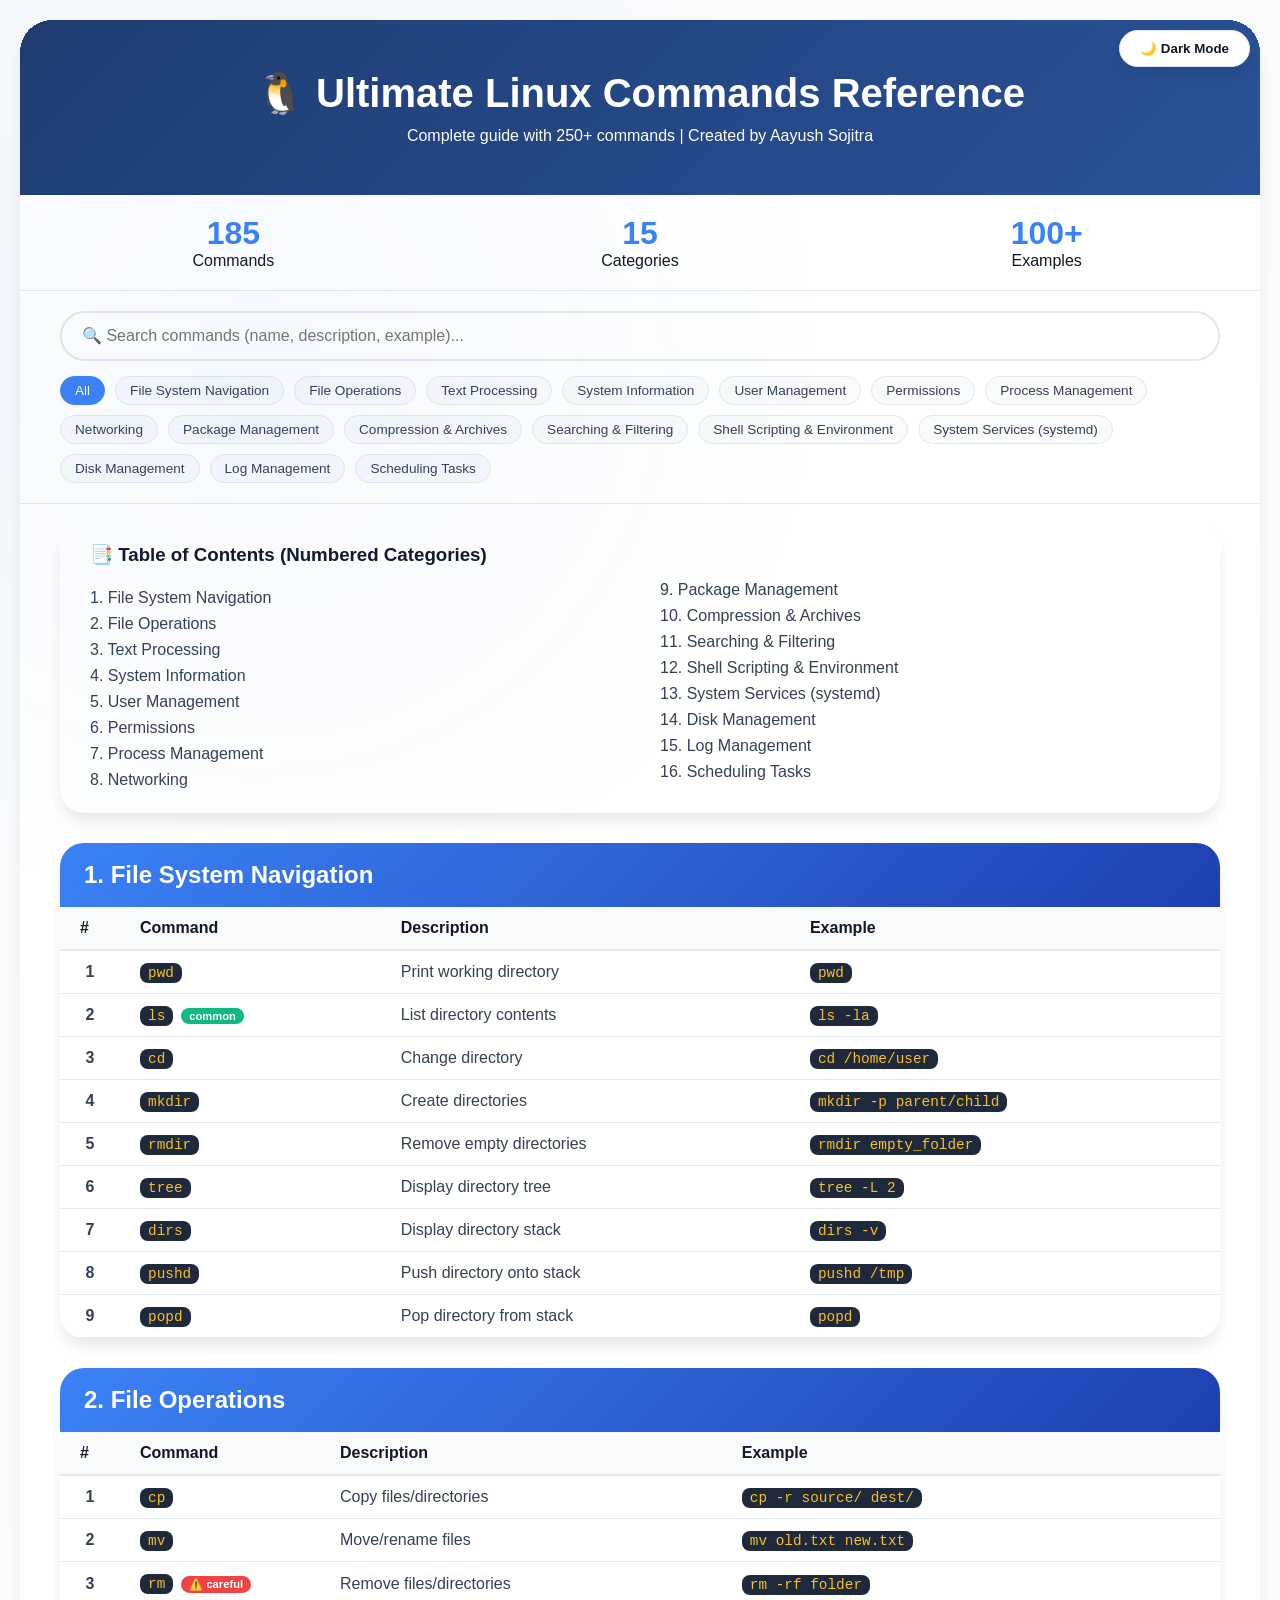
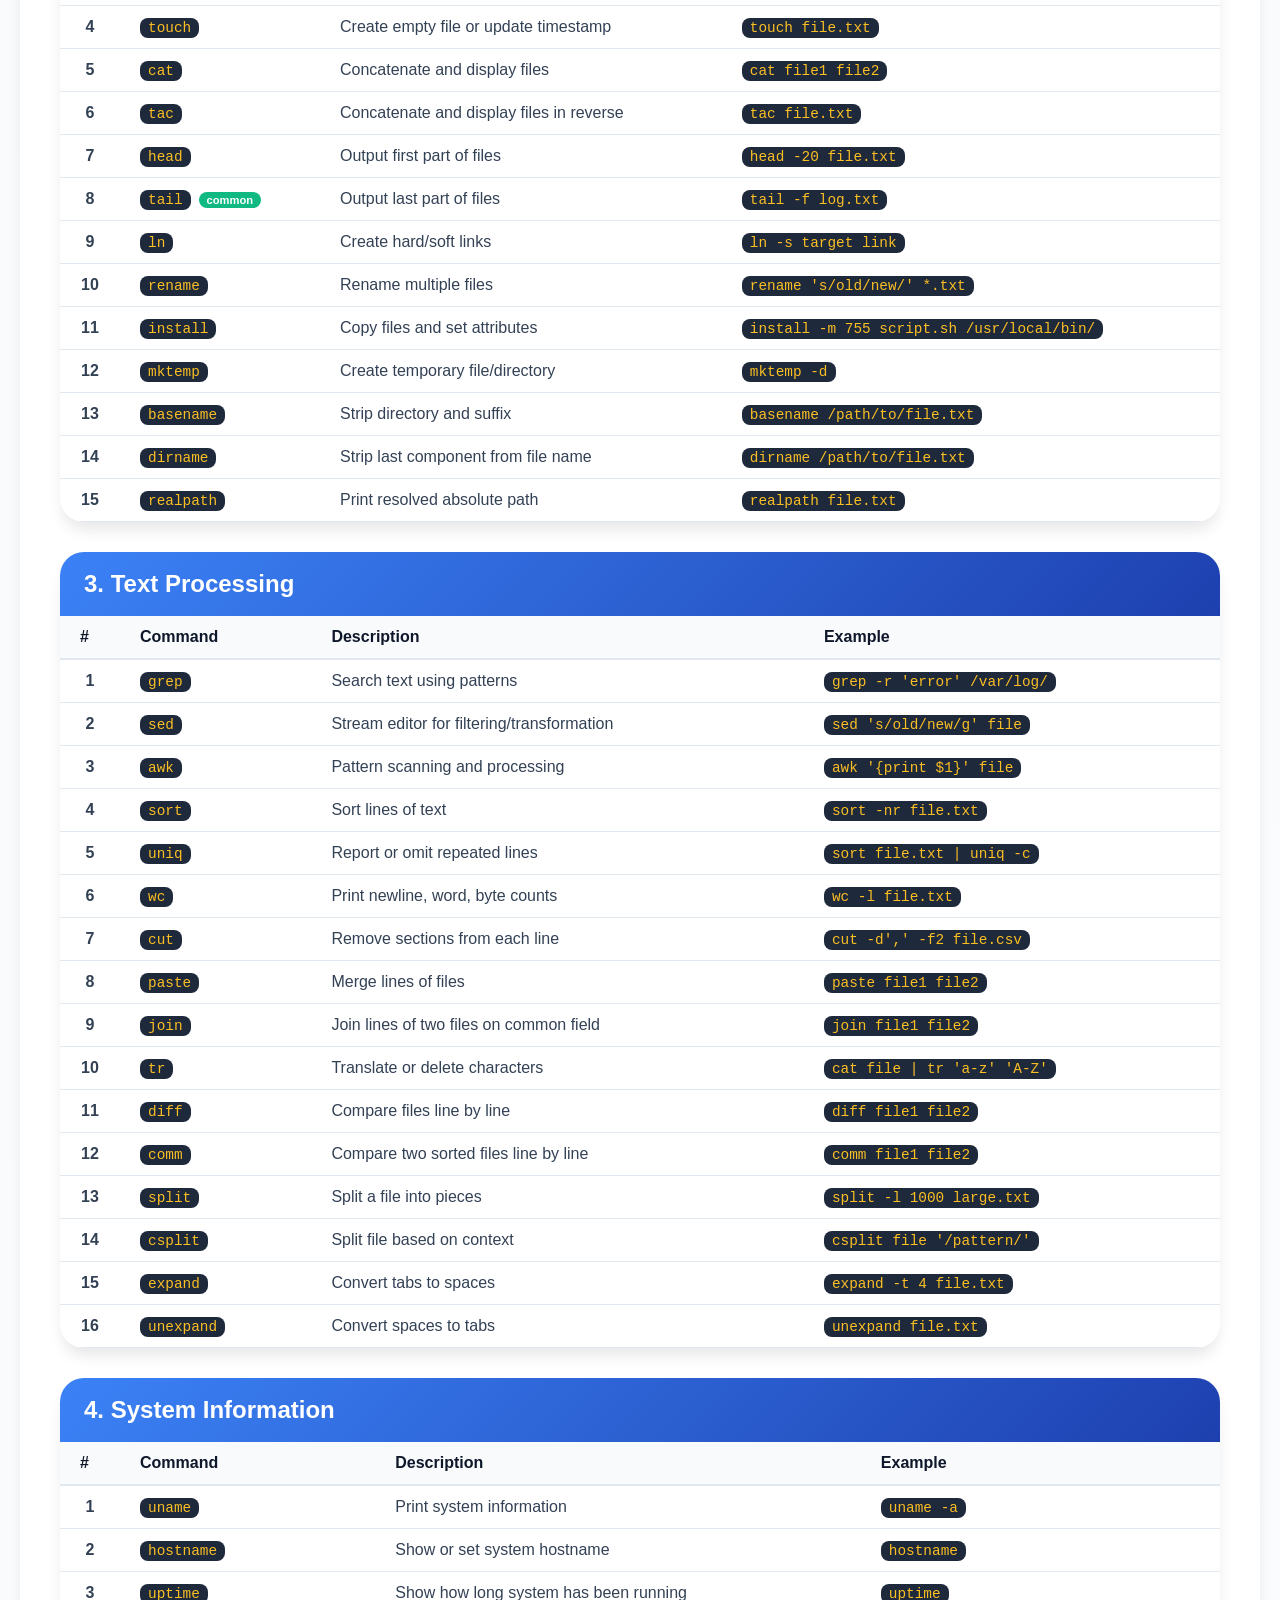
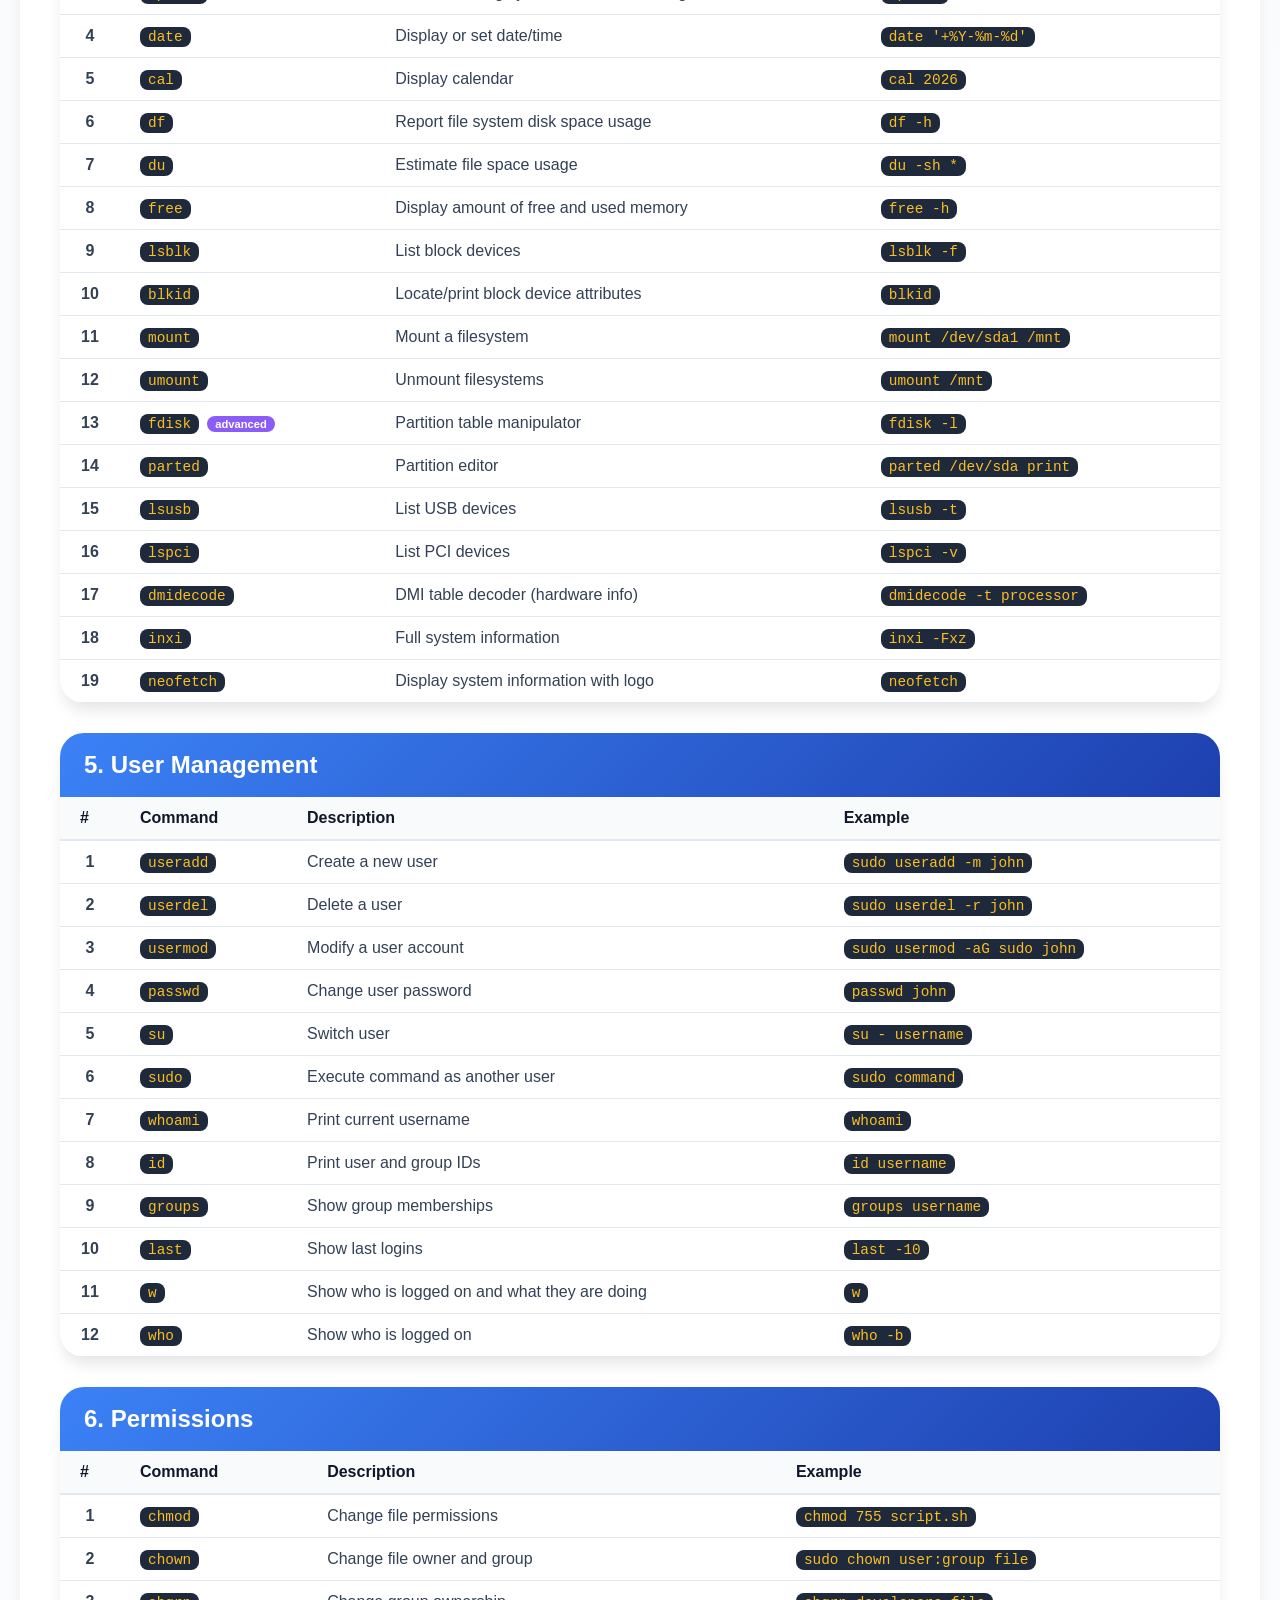
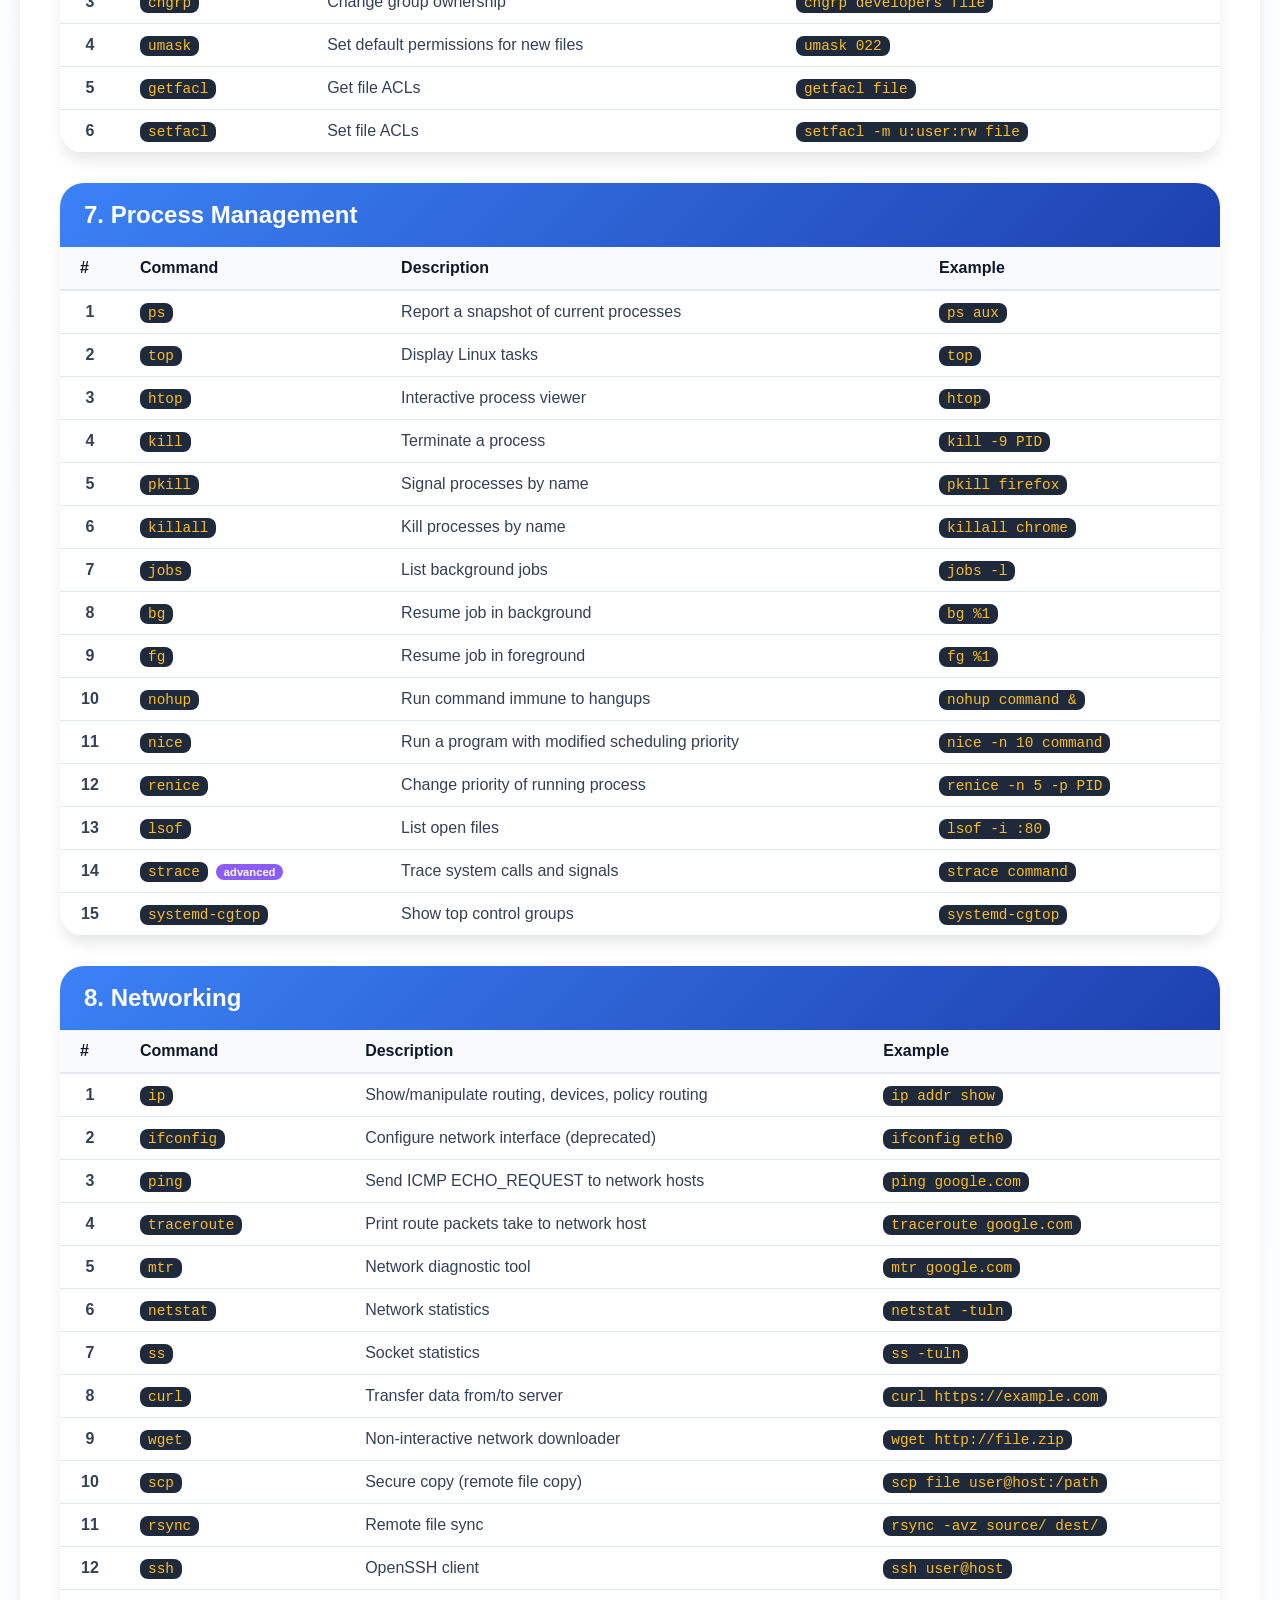
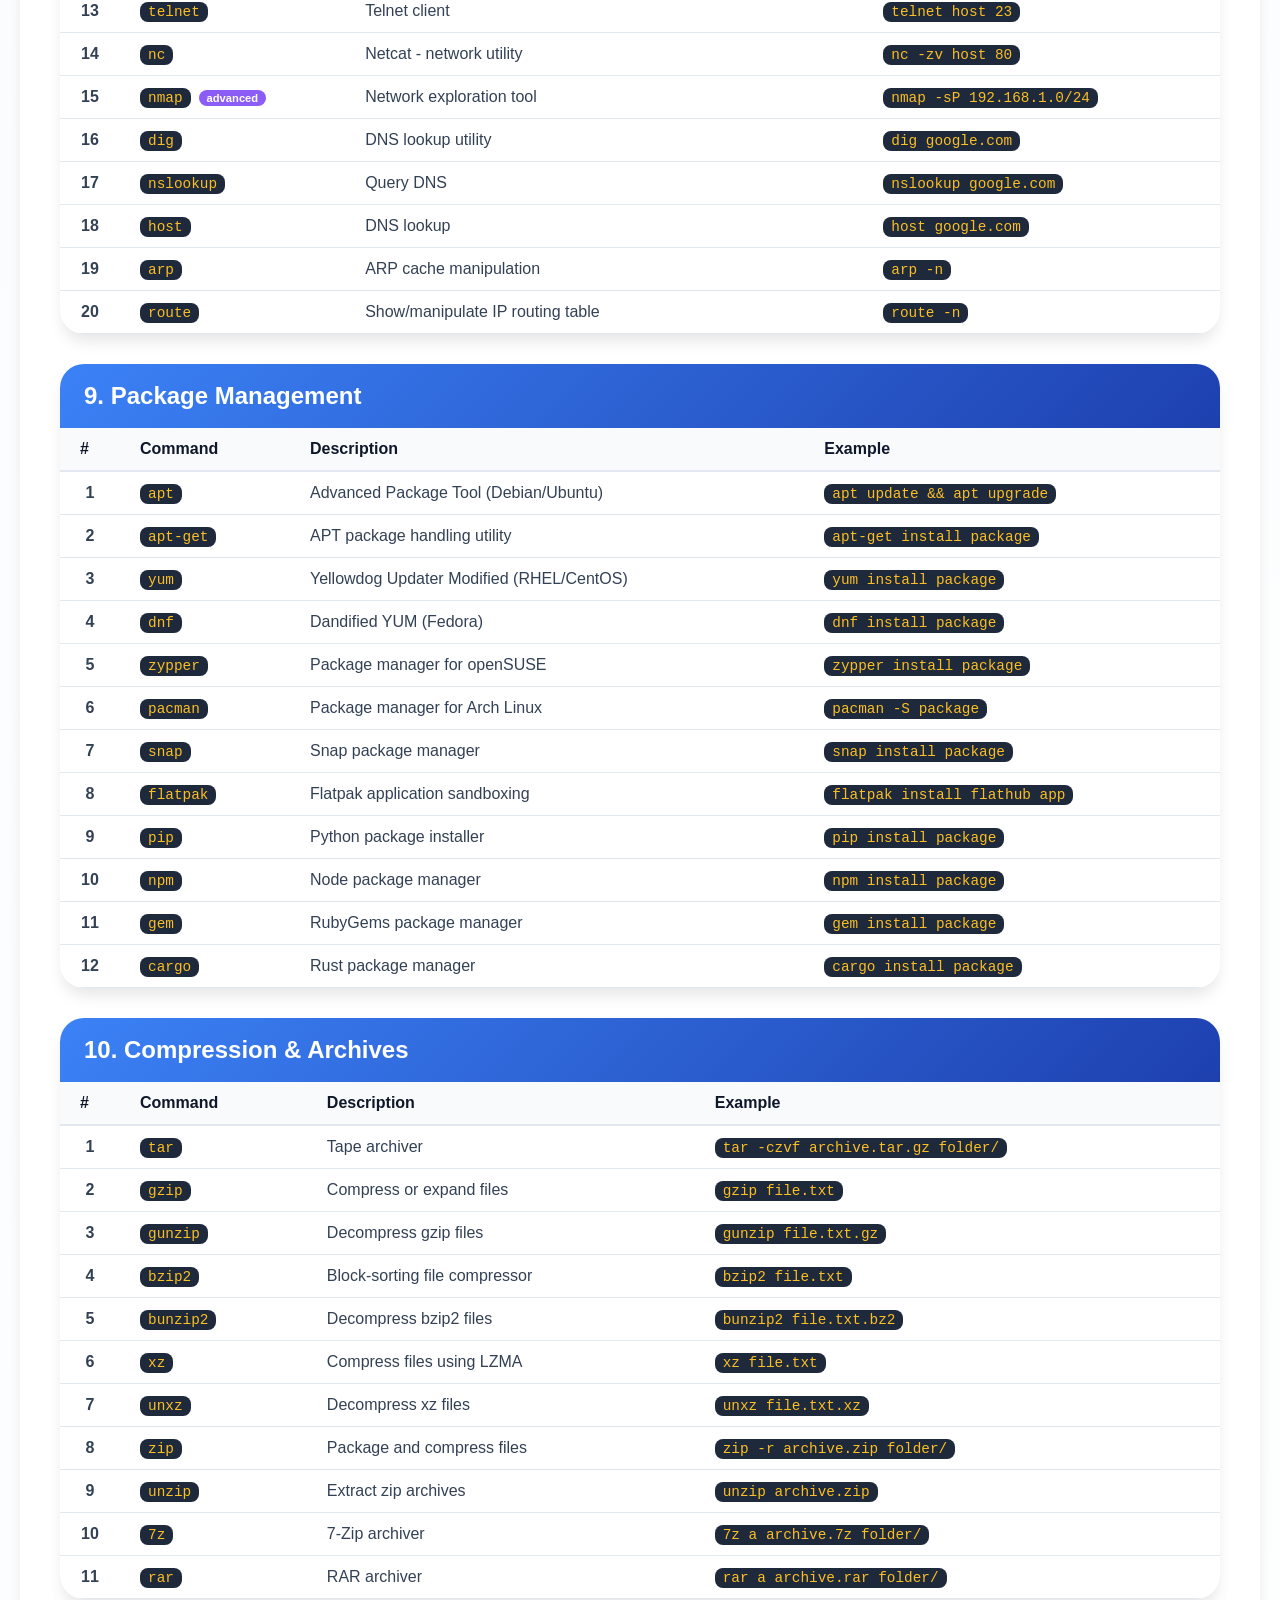
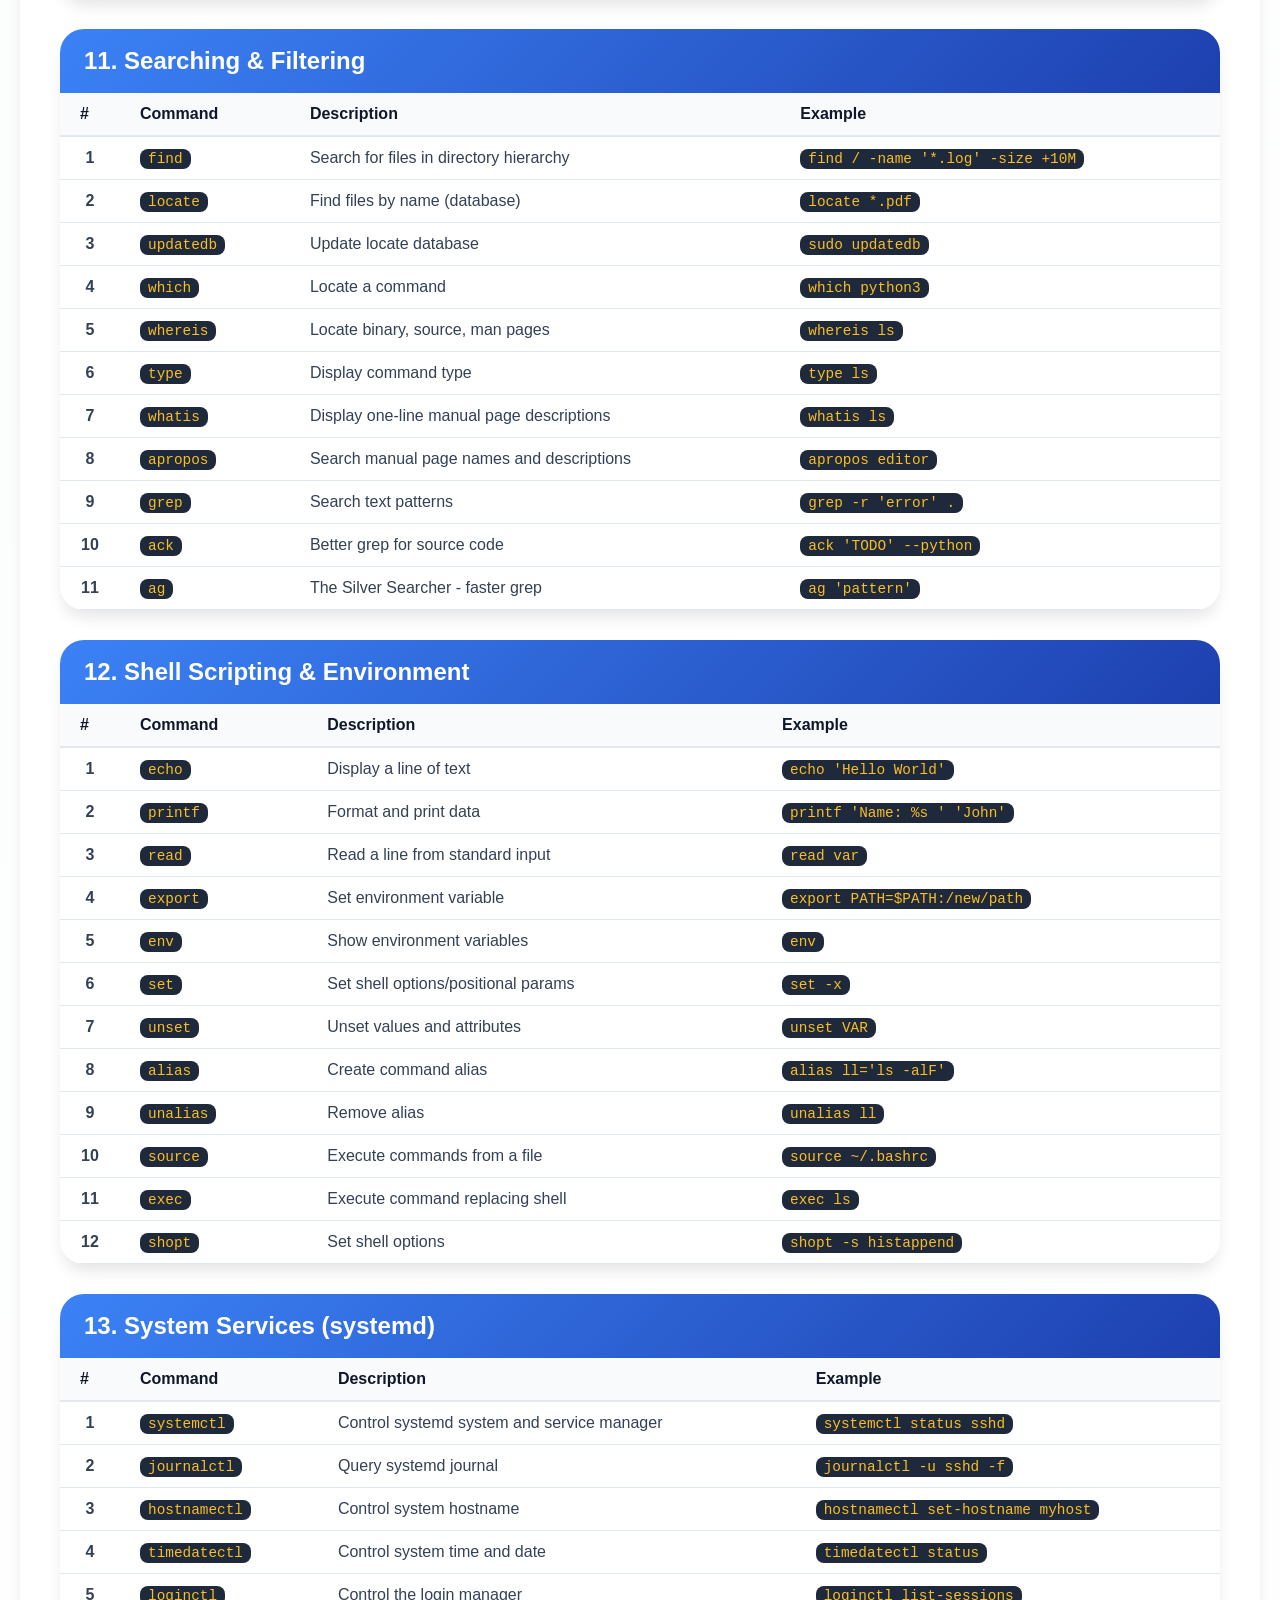
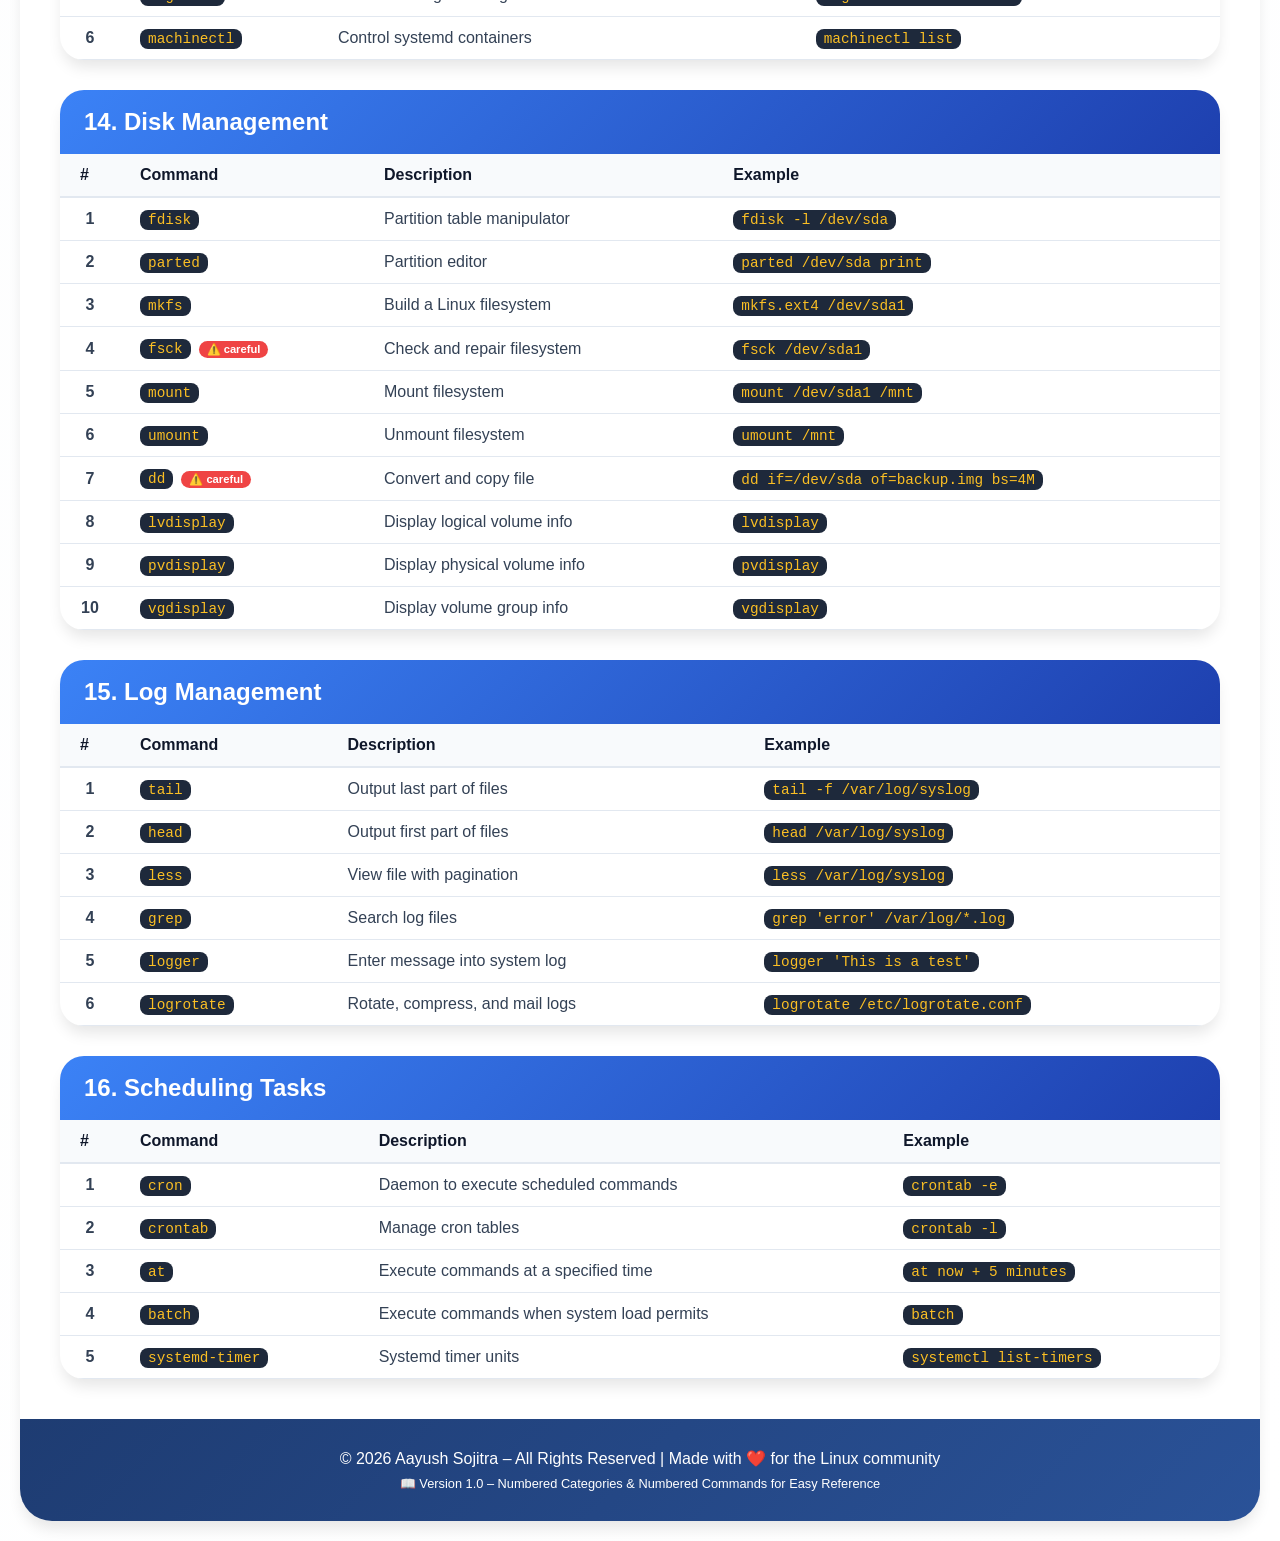
<file: index.html>
<!DOCTYPE html>
<html lang="en">
<head>
    <meta charset="UTF-8">
    <meta name="viewport" content="width=device-width, initial-scale=1.0">
    <title>Ultimate Linux Commands - Aayush Sojitra</title>
    <link rel="stylesheet" href="style.css">
</head>
<body>
<div class="animated-bg"></div>
<button class="theme-toggle" onclick="toggleTheme()">🌙 Dark Mode</button>

<div class="container">
    <div class="header">
        <h1>🐧 Ultimate Linux Commands Reference</h1>
        <p>Complete guide with 250+ commands | Created by Aayush Sojitra</p>
    </div>

    <div class="stats-bar">
        <div class="stat"><div class="stat-number" id="totalCommands">0</div><div class="stat-label">Commands</div></div>
        <div class="stat"><div class="stat-number">15</div><div class="stat-label">Categories</div></div>
        <div class="stat"><div class="stat-number">100+</div><div class="stat-label">Examples</div></div>
    </div>

    <div class="search-container">
        <input type="text" id="searchInput" placeholder="🔍 Search commands (name, description, example)..." autocomplete="off">
        <div class="filter-buttons" id="filterButtons"></div>
    </div>

    <div id="tocContainer" class="toc"></div>

    <div id="sectionsContainer"></div>

    <div class="footer">
        <p>© 2026 Aayush Sojitra – All Rights Reserved | Made with ❤️ for the Linux community</p>
        <p style="font-size:0.8rem; margin-top:8px;">📖 Version 1.0 – Numbered Categories & Numbered Commands for Easy Reference</p>
    </div>
</div>

<script src="script.js"></script>
</body>
</html>
</file>
<file: style.css>
* {
    margin: 0;
    padding: 0;
    box-sizing: border-box;
    transition: background-color 0.3s, color 0.2s, border-color 0.3s;
}

:root {
    --bg-primary: #f8fafc;
    --bg-secondary: #ffffff;
    --card-bg: #ffffff;
    --text-primary: #0f172a;
    --text-secondary: #334155;
    --border-color: #e2e8f0;
    --header-gradient: linear-gradient(135deg, #1e3c72 0%, #2a5298 100%);
    --section-header: linear-gradient(135deg, #3b82f6 0%, #1e40af 100%);
    --code-bg: #1e293b;
    --code-text: #fbbf24;
    --shadow: 0 10px 15px -3px rgba(0, 0, 0, 0.1);
    --hover-shadow: 0 20px 25px -5px rgba(0, 0, 0, 0.15);
}

body.dark {
    --bg-primary: #0f172a;
    --bg-secondary: #1e293b;
    --card-bg: #1e293b;
    --text-primary: #f1f5f9;
    --text-secondary: #cbd5e1;
    --border-color: #334155;
    --header-gradient: linear-gradient(135deg, #0f172a 0%, #1e1b4b 100%);
    --section-header: linear-gradient(135deg, #2563eb 0%, #1e3a8a 100%);
    --code-bg: #0f0f23;
    --code-text: #facc15;
    --shadow: 0 10px 15px -3px rgba(0, 0, 0, 0.3);
}

body {
    font-family: 'Segoe UI', Roboto, 'Helvetica Neue', sans-serif;
    background: linear-gradient(135deg, var(--bg-primary) 0%, var(--bg-secondary) 100%);
    color: var(--text-primary);
    padding: 20px;
    min-height: 100vh;
}

.container {
    max-width: 1400px;
    margin: 0 auto;
    background: var(--bg-secondary);
    border-radius: 32px;
    box-shadow: var(--shadow);
    overflow: hidden;
}

.animated-bg {
    position: fixed;
    top: 0;
    left: 0;
    width: 100%;
    height: 100%;
    z-index: 0;
    pointer-events: none;
    background: radial-gradient(circle at 20% 40%, rgba(59,130,246,0.05) 0%, transparent 50%);
}
body.dark .animated-bg {
    background: radial-gradient(circle at 20% 40%, rgba(59,130,246,0.1) 0%, transparent 50%);
}

.theme-toggle {
    position: fixed;
    top: 30px;
    right: 30px;
    z-index: 1000;
    background: var(--card-bg);
    border: 1px solid var(--border-color);
    border-radius: 60px;
    padding: 10px 20px;
    cursor: pointer;
    font-weight: 600;
    color: var(--text-primary);
    backdrop-filter: blur(8px);
    box-shadow: var(--shadow);
}

.header {
    background: var(--header-gradient);
    color: white;
    padding: 50px 40px;
    text-align: center;
    position: relative;
}

.header h1 {
    font-size: 2.5rem;
    margin-bottom: 10px;
}

.stats-bar {
    display: flex;
    justify-content: space-around;
    background: var(--card-bg);
    padding: 20px;
    border-bottom: 1px solid var(--border-color);
    flex-wrap: wrap;
    gap: 20px;
}

.stat {
    text-align: center;
    flex: 1;
}

.stat-number {
    font-size: 2rem;
    font-weight: bold;
    color: #3b82f6;
}

.search-container {
    padding: 20px 40px;
    background: var(--card-bg);
    border-bottom: 1px solid var(--border-color);
}

#searchInput {
    width: 100%;
    padding: 14px 20px;
    font-size: 1rem;
    border: 2px solid var(--border-color);
    border-radius: 50px;
    background: var(--bg-secondary);
    color: var(--text-primary);
    outline: none;
}

.filter-buttons {
    display: flex;
    flex-wrap: wrap;
    gap: 10px;
    margin-top: 15px;
}

.filter-btn {
    padding: 6px 14px;
    border-radius: 30px;
    background: var(--bg-primary);
    border: 1px solid var(--border-color);
    color: var(--text-secondary);
    cursor: pointer;
    font-size: 0.85rem;
}

.filter-btn.active {
    background: #3b82f6;
    color: white;
    border-color: #3b82f6;
}

/* Table of Contents */
.toc {
    background: var(--card-bg);
    margin: 20px 40px;
    padding: 20px 30px;
    border-radius: 24px;
    box-shadow: var(--shadow);
}
.toc h3 {
    margin-bottom: 15px;
    color: var(--text-primary);
}
.toc ul {
    columns: 2;
    column-gap: 40px;
    list-style: none;
}
.toc li {
    margin: 8px 0;
}
.toc a {
    color: var(--text-secondary);
    text-decoration: none;
}
.toc a:hover {
    color: #3b82f6;
    text-decoration: underline;
}

.category-section {
    margin: 30px 40px;
    background: var(--card-bg);
    border-radius: 24px;
    box-shadow: var(--shadow);
    overflow: hidden;
    transition: transform 0.2s, box-shadow 0.2s;
}

.category-section:hover {
    transform: translateY(-2px);
    box-shadow: var(--hover-shadow);
}

.category-header {
    background: var(--section-header);
    padding: 18px 24px;
    color: white;
    font-size: 1.5rem;
    font-weight: 600;
}

.commands-table {
    width: 100%;
    border-collapse: collapse;
}

.commands-table th {
    text-align: left;
    padding: 12px 20px;
    background: var(--bg-primary);
    color: var(--text-primary);
    font-weight: 600;
    border-bottom: 2px solid var(--border-color);
}

.commands-table td {
    padding: 12px 20px;
    border-bottom: 1px solid var(--border-color);
    color: var(--text-secondary);
}

.commands-table tr:hover td {
    background: var(--bg-primary);
}

.num-col {
    width: 60px;
    text-align: center;
    font-weight: 600;
    color: var(--text-primary);
}

code {
    background: var(--code-bg);
    color: var(--code-text);
    padding: 2px 8px;
    border-radius: 8px;
    font-family: monospace;
    font-size: 0.9rem;
}

.badge {
    display: inline-block;
    margin-left: 8px;
    padding: 2px 8px;
    border-radius: 20px;
    font-size: 0.7rem;
    font-weight: 600;
}
.badge-common { background: #10b981; color: white; }
.badge-careful { background: #ef4444; color: white; }
.badge-advanced { background: #8b5cf6; color: white; }

.footer {
    text-align: center;
    padding: 30px;
    background: var(--header-gradient);
    color: white;
    margin-top: 40px;
}

@media (max-width: 768px) {
    .category-section, .toc { margin: 20px; }
    .filter-buttons { justify-content: center; }
    .theme-toggle { top: 20px; right: 20px; }
    .toc ul { columns: 1; }
    
    /* Card format for tables on mobile */
    .commands-table, .commands-table tbody, .commands-table tr, .commands-table td {
        display: block;
        width: 100%;
    }
    .commands-table thead {
        display: none;
    }
    .commands-table tr {
        margin-bottom: 15px;
        border: 1px solid var(--border-color);
        border-radius: 12px;
        background: var(--bg-secondary);
        padding: 10px;
        box-shadow: 0 4px 6px -1px rgba(0, 0, 0, 0.05);
    }
    .commands-table td {
        display: flex;
        flex-direction: column;
        text-align: left;
        padding: 12px 10px;
        border-bottom: 1px dashed var(--border-color);
        gap: 6px;
    }
    .commands-table td:last-child {
        border-bottom: none;
    }
    .commands-table td::before {
        content: attr(data-label);
        font-weight: 600;
        color: var(--text-secondary);
        font-size: 0.8rem;
        text-transform: uppercase;
        letter-spacing: 0.5px;
    }
    .num-col {
        width: 100%;
        text-align: left;
        flex-direction: row !important;
        justify-content: space-between;
        align-items: center;
        background: var(--bg-primary);
        border-radius: 8px 8px 0 0;
        margin: -10px -10px 0 -10px;
        padding: 10px 15px !important;
        border-bottom: 1px solid var(--border-color) !important;
    }
    .num-col::before {
        font-size: 0.9rem !important;
        color: var(--text-primary) !important;
    }
}

@media print {
    .theme-toggle, .search-container, .filter-buttons, .animated-bg { display: none; }
    .category-section, .toc { break-inside: avoid; box-shadow: none; border: 1px solid #ddd; }
}
</file>
